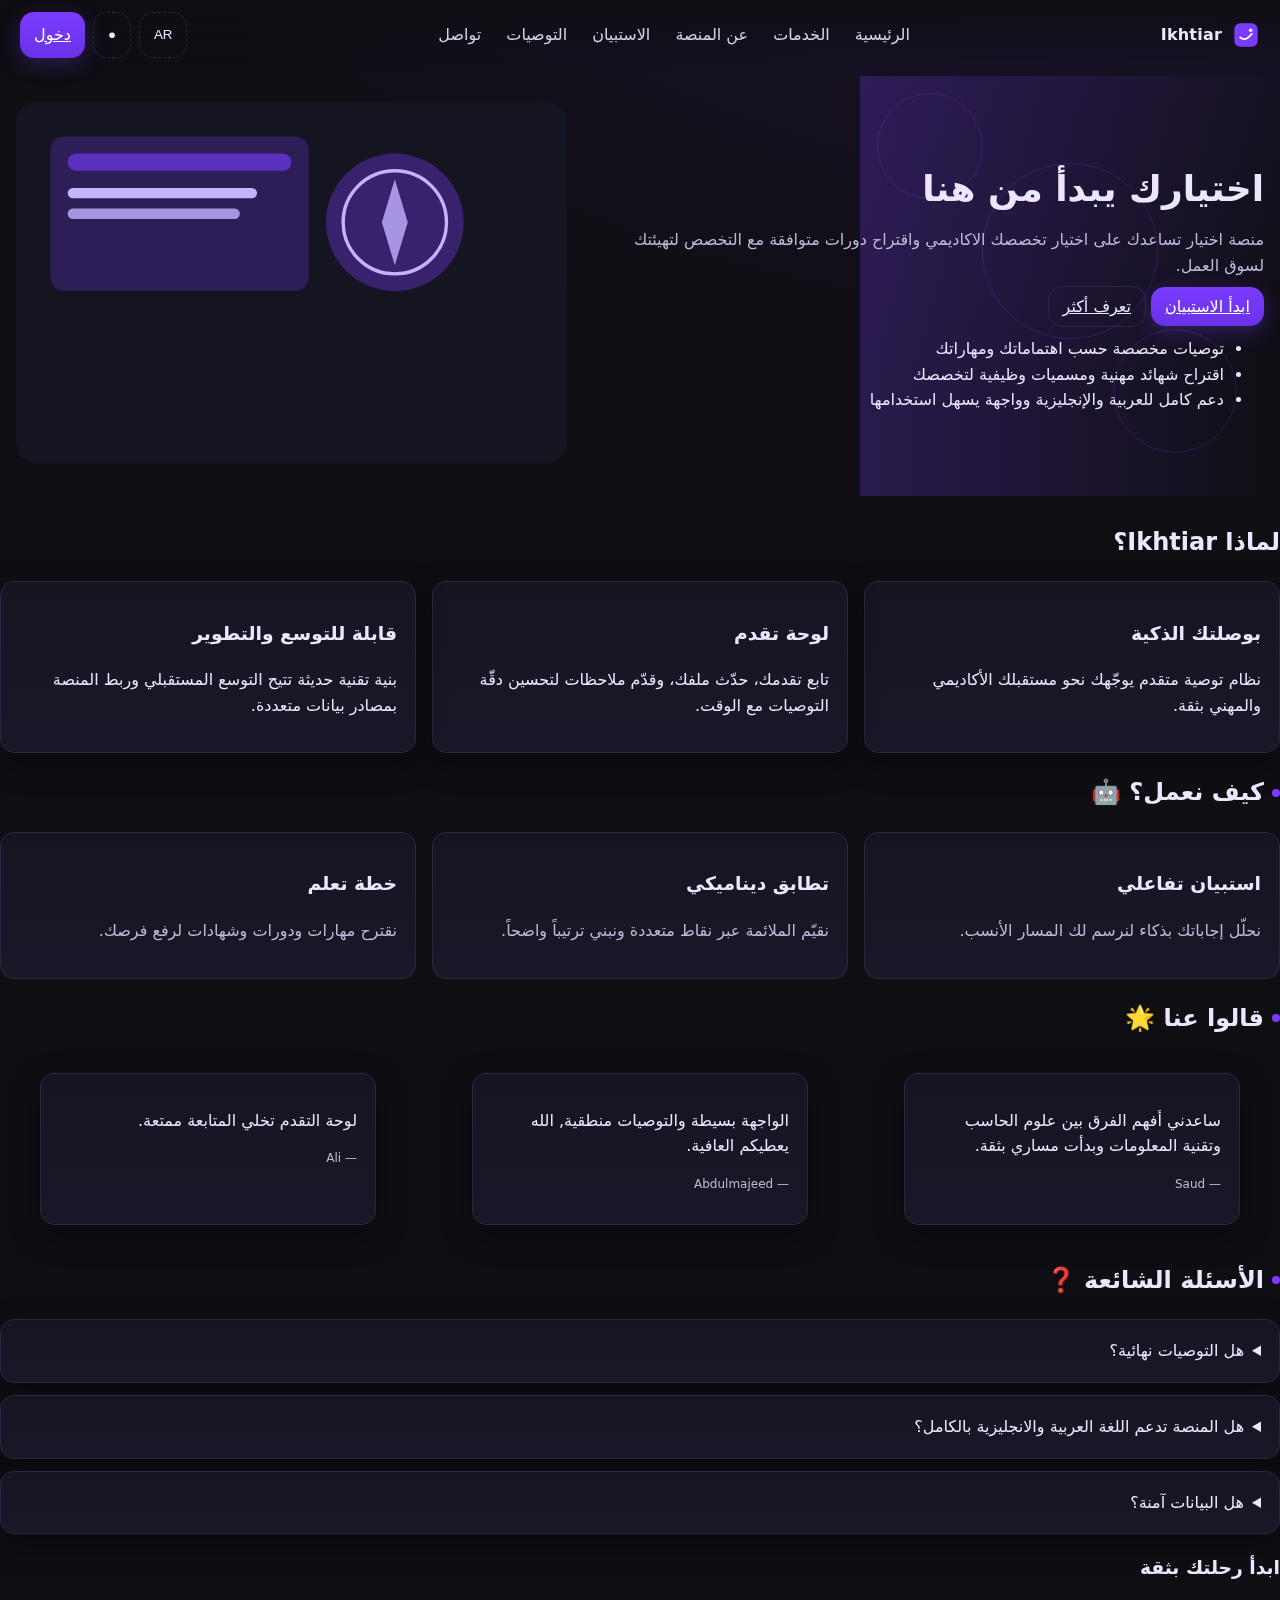
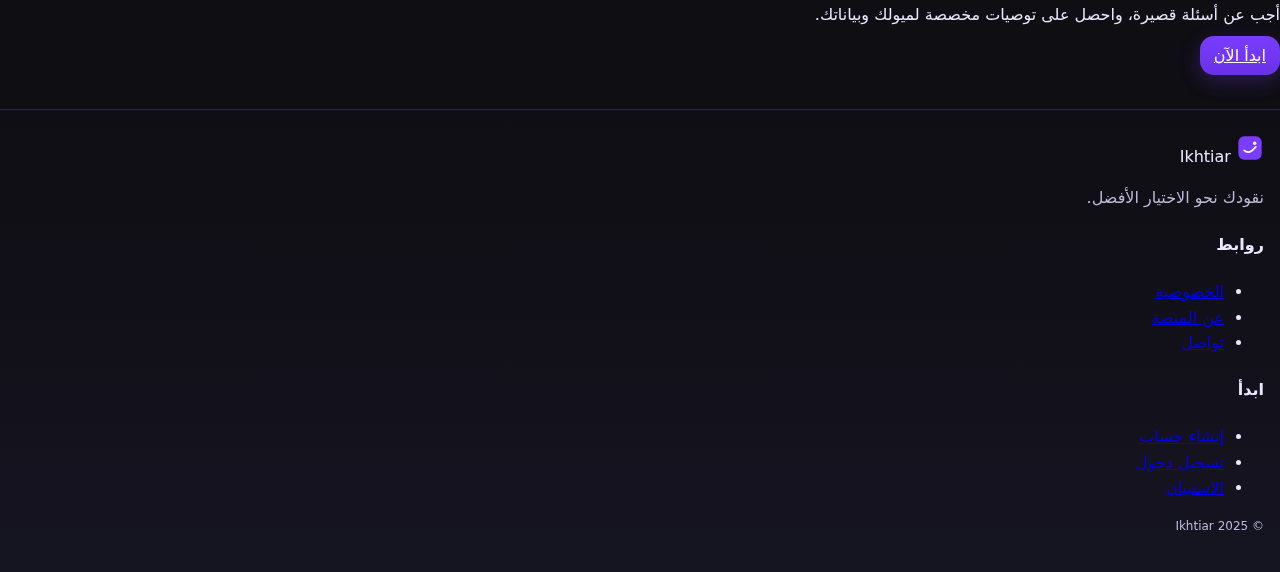
<file: index.html>
<!doctype html>
<html lang="ar" dir="rtl">
<head>
  <meta charset="utf-8" />
  <meta name="viewport" content="width=device-width,initial-scale=1" />
  <title>Ikhtiar | منصة توجيه التخصصات</title>
  <meta name="description" content="منصة اختيار لتوصية التخصصات والمسارات التعليمية مع رؤى سوق العمل.">
  <meta name="color-scheme" content="dark light">
  <link rel="preload" href="assets/css/theme.css" as="style" />
  <link rel="stylesheet" href="assets/css/theme.css" />
  <link rel="stylesheet" href="assets/css/util.css" />
</head>
<body data-theme="dark">
  <!-- Header -->
  <header class="nav" aria-label="Primary">
    <a class="brand" href="index.html">
      <img src="assets/img/logo.svg" alt="Ikhtiar" class="logo">
      <span>Ikhtiar</span>
    </a>
    <nav class="nav-links" aria-label="Main">
      <a href="index.html" data-i18n="nav.home">الرئيسية</a>
      <a href="services.html" data-i18n="nav.services">الخدمات</a>
      <a href="about.html" data-i18n="nav.about">عن المنصة</a>
      <a href="survey.html" data-i18n="nav.survey">الاستبيان</a>
      <a href="recommendations.html" data-i18n="nav.recs">التوصيات</a>
      <a href="contact.html" data-i18n="nav.contact">تواصل</a>
    </nav>
    <div class="nav-actions">
      <button id="langToggle" class="btn ghost" aria-label="Toggle Language">AR</button>
      <button id="themeToggle" class="btn ghost" aria-label="Toggle Theme">●</button>
      <a class="btn primary" href="login.html" data-i18n="nav.login">دخول</a>
    </div>
  </header>

  <!-- Main -->
  <main>
    <!-- Hero -->
    <section class="hero">
      <div class="hero-text">
        <h1 data-i18n="hero.title">اختيارك يبدأ من هنا</h1>
        <p class="muted" data-i18n="hero.subtitle">
          منصة اختيار تساعدك على اختيار تخصصك الاكاديمي واقتراح دورات متوافقة مع التخصص لتهيئتك لسوق العمل.
        </p>
        <div class="hero-cta">
          <a class="btn primary" href="survey.html" data-i18n="hero.ctaStart">ابدأ الاستبيان</a>
          <a class="btn outline" href="about.html" data-i18n="hero.ctaLearn">تعرف أكثر</a>
        </div>
        <ul class="key-points">
          <li data-i18n="hero.p1">توصيات مخصصة حسب اهتماماتك ومهاراتك</li>
          <li data-i18n="hero.p2">اقتراح شهائد مهنية ومسميات وظيفية لتخصصك</li>
          <li data-i18n="hero.p3">دعم كامل للعربية والإنجليزية وواجهة يسهل استخدامها</li>
        </ul>
      </div>
      <div class="hero-art" role="img" aria-label="AI guidance illustration">
        <img src="assets/img/placeholder-illustration.svg" alt="">
      </div>
    </section>

    <!-- Features -->
    <section class="features">
      <h2 data-i18n="features.title">لماذا Ikhtiar؟</h2>
      <div class="grid-3">
        <article class="card">
          <h3 data-i18n="features.f1t">بوصلتك الذكية</h3>
          <p data-i18n="features.f1d">نظام توصية متقدم يوجّهك نحو مستقبلك الأكاديمي والمهني بثقة.</p>
        </article>
        <article class="card">
          <h3 data-i18n="features.f2t">لوحة تقدم</h3>
          <p data-i18n="features.f2d">تابع تقدمك، حدّث ملفك، وقدّم ملاحظات لتحسين دقّة التوصيات مع الوقت.</p>
        </article>
        <article class="card">
          <h3 data-i18n="features.f3t">قابلة للتوسع والتطوير</h3>
          <p data-i18n="features.f3d">بنية تقنية حديثة تتيح التوسع المستقبلي وربط المنصة بمصادر بيانات متعددة.</p>
        </article>
      </div>
    </section>

    <!-- How it works -->
    <section class="how fade-in">
      <h2 class="section-title"><span class="dot"></span><span data-i18n="how.title">كيف نعمل؟</span> <span aria-hidden="true">🤖</span></h2>
      <div class="grid-3">
        <article class="card soft">
          <h3 data-i18n="how.s1t">استبيان تفاعلي</h3>
          <p class="muted" data-i18n="how.s1d">نحلّل إجاباتك بذكاء لنرسم لك المسار الأنسب.</p>
        </article>
        <article class="card soft">
          <h3 data-i18n="how.s2t">تطابق ديناميكي</h3>
          <p class="muted" data-i18n="how.s2d">نقيّم الملائمة عبر نقاط متعددة ونبني ترتيباً واضحاً.</p>
        </article>
        <article class="card soft">
          <h3 data-i18n="how.s3t">خطة تعلم</h3>
          <p class="muted" data-i18n="how.s3d">نقترح مهارات ودورات وشهادات لرفع فرصك.</p>
        </article>
      </div>
    </section>

    <!-- Testimonials -->
    <section class="testimonials fade-in">
      <h2 class="section-title"><span class="dot"></span><span data-i18n="testi.title">قالوا عنا</span> <span aria-hidden="true">🌟</span></h2>
      <div class="grid-3">
        <blockquote class="card">
          <p data-i18n="testi.t1">ساعدني أفهم الفرق بين علوم الحاسب وتقنية المعلومات وبدأت مساري بثقة.</p>
          <p class="tiny muted">— Saud</p>
        </blockquote>
        <blockquote class="card">
          <p data-i18n="testi.t2">الواجهة بسيطة والتوصيات منطقية, يعطيكم العافية.</p>
          <p class="tiny muted">— Abdulmajeed</p>
        </blockquote>
        <blockquote class="card">
          <p data-i18n="testi.t3">لوحة التقدم تخلي المتابعة ممتعة.</p>
          <p class="tiny muted">— Ali</p>
        </blockquote>
      </div>
    </section>

    <!-- FAQ -->
    <section class="faq fade-in">
      <h2 class="section-title"><span class="dot"></span><span data-i18n="faq.title">الأسئلة الشائعة</span> <span aria-hidden="true">❓</span></h2>
      <div class="stack">
        <details class="card">
          <summary data-i18n="faq.q1">هل التوصيات نهائية؟</summary>
          <p class="muted" data-i18n="faq.a1">هي نقطة بداية قابلة للتخصيص حسب أهدافك وتقدمك.</p>
        </details>
        <details class="card">
          <summary data-i18n="faq.q2">هل يدعم اللغة العربية والانجليزية بالكامل؟</summary>
          <p class="muted" data-i18n="faq.a2">نعم، يدعم RTL وواجهة ثنائية اللغة مع تبديل فوري.</p>
        </details>
        <details class="card">
          <summary data-i18n="faq.q3">هل البيانات آمنة؟</summary>
          <p class="muted" data-i18n="faq.a3">نلتزم بتخزين آمن وتشفير عند الربط الخلفي.</p>
        </details>
      </div>
    </section>

    <!-- CTA band -->
    <section class="cta-band">
      <div class="cta-content">
        <h3 data-i18n="ctaBand.title">ابدأ رحلتك بثقة</h3>
        <p data-i18n="ctaBand.text">أجب عن أسئلة قصيرة، واحصل على توصيات مخصصة لميولك وبياناتك.</p>
      </div>
      <a class="btn primary" href="survey.html" data-i18n="ctaBand.cta">ابدأ الآن</a>
    </section>
  </main>

  <!-- Footer -->
  <footer class="footer">
    <div class="footer-grid">
      <div>
        <div class="brand small">
          <img src="assets/img/logo.svg" alt="Ikhtiar" class="logo">
          <span>Ikhtiar</span>
        </div>
        <p class="muted" data-i18n="footer.tag">نقودك نحو الاختيار الأفضل.</p>
      </div>
      <div>
        <h4 data-i18n="footer.links">روابط</h4>
        <ul>
          <li><a href="privacy.html" data-i18n="footer.privacy">الخصوصية</a></li>
          <li><a href="about.html" data-i18n="footer.about">عن المنصة</a></li>
          <li><a href="contact.html" data-i18n="footer.contact">تواصل</a></li>
        </ul>
      </div>
      <div>
        <h4 data-i18n="footer.start">ابدأ</h4>
        <ul>
          <li><a href="register.html" data-i18n="footer.register">إنشاء حساب</a></li>
          <li><a href="login.html" data-i18n="footer.login">تسجيل دخول</a></li>
          <li><a href="survey.html" data-i18n="footer.survey">الاستبيان</a></li>
        </ul>
      </div>
    </div>
    <p class="tiny muted">© 2025 Ikhtiar</p>
  </footer>

  <script src="assets/js/i18n.js"></script>
  <script src="assets/js/app.js"></script>
</body>
</html>
</file>
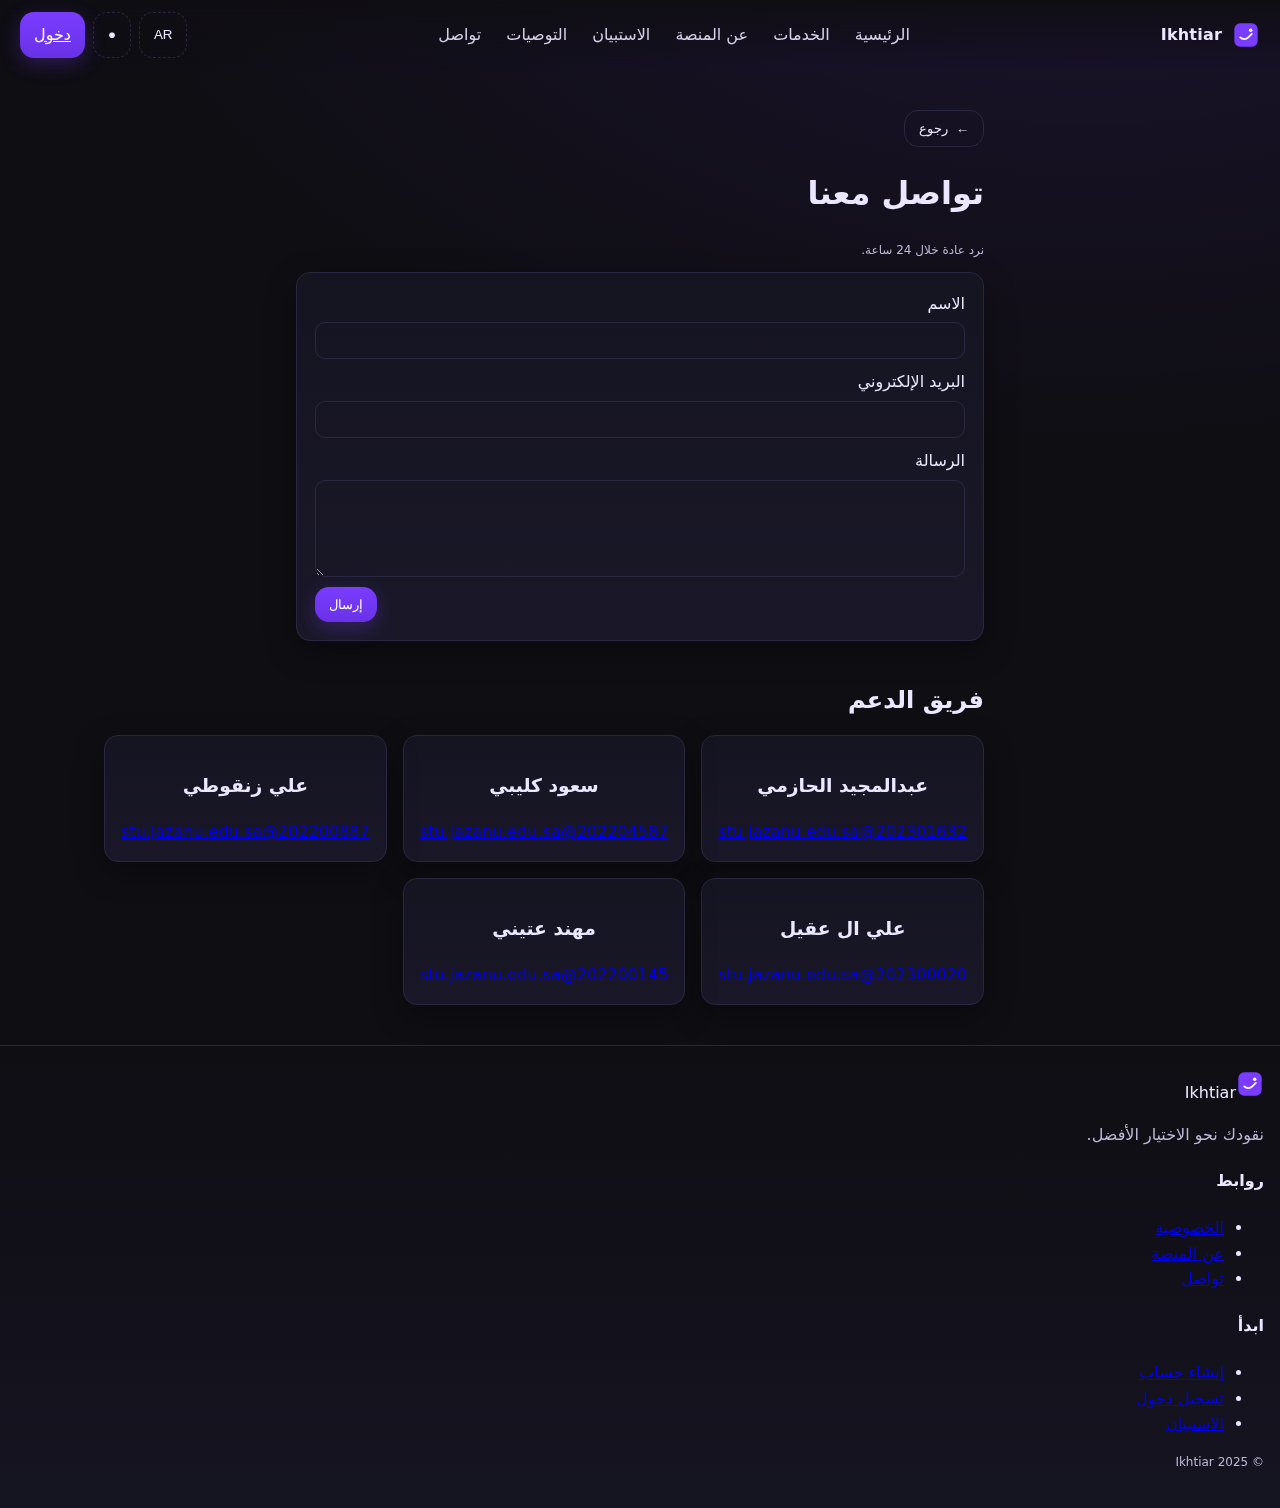
<file: contact.html>
<!doctype html>
<html lang="ar" dir="rtl">
<head>
  <meta charset="utf-8" />
  <meta name="viewport" content="width=device-width,initial-scale=1" />
  <title>تواصل معنا</title>
  <link rel="stylesheet" href="assets/css/theme.css" />
  <link rel="stylesheet" href="assets/css/util.css" />
</head>
<body data-theme="dark">
  <div data-include="partials/nav"></div>

  <main class="container narrow" role="main">
    <nav class="subnav" aria-label="Secondary">
      <button class="btn outline icon" id="backBtn" type="button" aria-label="Back">
        ← <span data-i18n="ui.back">رجوع</span>
      </button>
    </nav>

    <header>
      <h1 data-i18n="contact.title">تواصل معنا</h1>
      <p class="muted tiny" data-i18n="contact.helper">نرد عادة خلال 24 ساعة.</p>
    </header>

    <form id="contactForm" class="form card" novalidate>
      <label>
        <span data-i18n="contact.name">الاسم</span>
        <input type="text" name="name" required autocomplete="name" />
      </label>
      <label>
        <span data-i18n="contact.email">البريد الإلكتروني</span>
        <input type="email" name="email" required autocomplete="email" />
      </label>
      <label>
        <span data-i18n="contact.msg">الرسالة</span>
        <textarea name="message" rows="5" required></textarea>
      </label>
      <div class="form-actions" style="display:flex;gap:10px;justify-content:flex-end">
        <button class="btn primary" type="submit" data-i18n="contact.send">إرسال</button>
      </div>
      <p id="contactErr" class="tiny" style="color:var(--err);display:none"></p>
      <p id="contactOk" class="tiny" style="color:var(--ok);display:none"></p>
    </form>
  </main>

  <!-- بيانات التواصل - بطاقات الفريق -->
<section class="container narrow" style="margin-top:24px">
  <h2 data-i18n="contact.team" style="margin-bottom:16px;">فريق الدعم</h2>
  <div class="grid-3" style="gap:16px;">
    <div class="card" style="padding:16px; text-align:center;">
      <h3 data-i18n="contact.member1"></h3>
      <a href="mailto:202301632@stu.jazanu.edu.sa">202301632@stu.jazanu.edu.sa</a>
    </div>
    <div class="card" style="padding:16px; text-align:center;">
      <h3 data-i18n="contact.member2"></h3>
      <a href="mailto:202204587@stu.jazanu.edu.sa">202204587@stu.jazanu.edu.sa</a>
    </div>
    <div class="card" style="padding:16px; text-align:center;">
      <h3 data-i18n="contact.member3"></h3>
      <a href="mailto:202200887@stu.jazanu.edu.sa">202200887@stu.jazanu.edu.sa</a>
    </div>
    <div class="card" style="padding:16px; text-align:center;">
      <h3 data-i18n="contact.member4"></h3>
      <a href="mailto:202300020@stu.jazanu.edu.sa">202300020@stu.jazanu.edu.sa</a>
    </div>
    <div class="card" style="padding:16px; text-align:center;">
      <h3 data-i18n="contact.member5"></h3>
      <a href="mailto:202200145@stu.jazanu.edu.sa">202200145@stu.jazanu.edu.sa</a>
    </div>
  </div>
</section>



  <div data-include="partials/footer"></div>

  <script src="assets/js/i18n.js"></script>
  <script src="assets/js/app.js"></script>
  <script>
    // مبدّل رسائل بسيط للاتصال (اختياري)
    (function(){
      const form = document.getElementById('contactForm');
      const err = document.getElementById('contactErr');
      const ok = document.getElementById('contactOk');
      form && form.addEventListener('submit', (e)=>{
        e.preventDefault();
        err.style.display='none'; ok.style.display='none';
        const fd = new FormData(form);
        const name = (fd.get('name')||'').trim();
        const email = (fd.get('email')||'').trim();
        const msg = (fd.get('message')||'').trim();
        if(!name || !email || !msg){
          err.textContent='الرجاء تعبئة جميع الحقول.';
          err.style.display='block';
          window.Toast && Toast.show('أكمل الحقول المطلوبة ❗','error',2000);
          return;
        }
        ok.textContent='تم استلام رسالتك، بنتواصل معك قريباً.';
        ok.style.display='block';
        window.Toast && Toast.show('تم إرسال الرسالة ✉️','success',2000);
        form.reset();
      });
    })();
  </script>
</body>
</html>
</file>
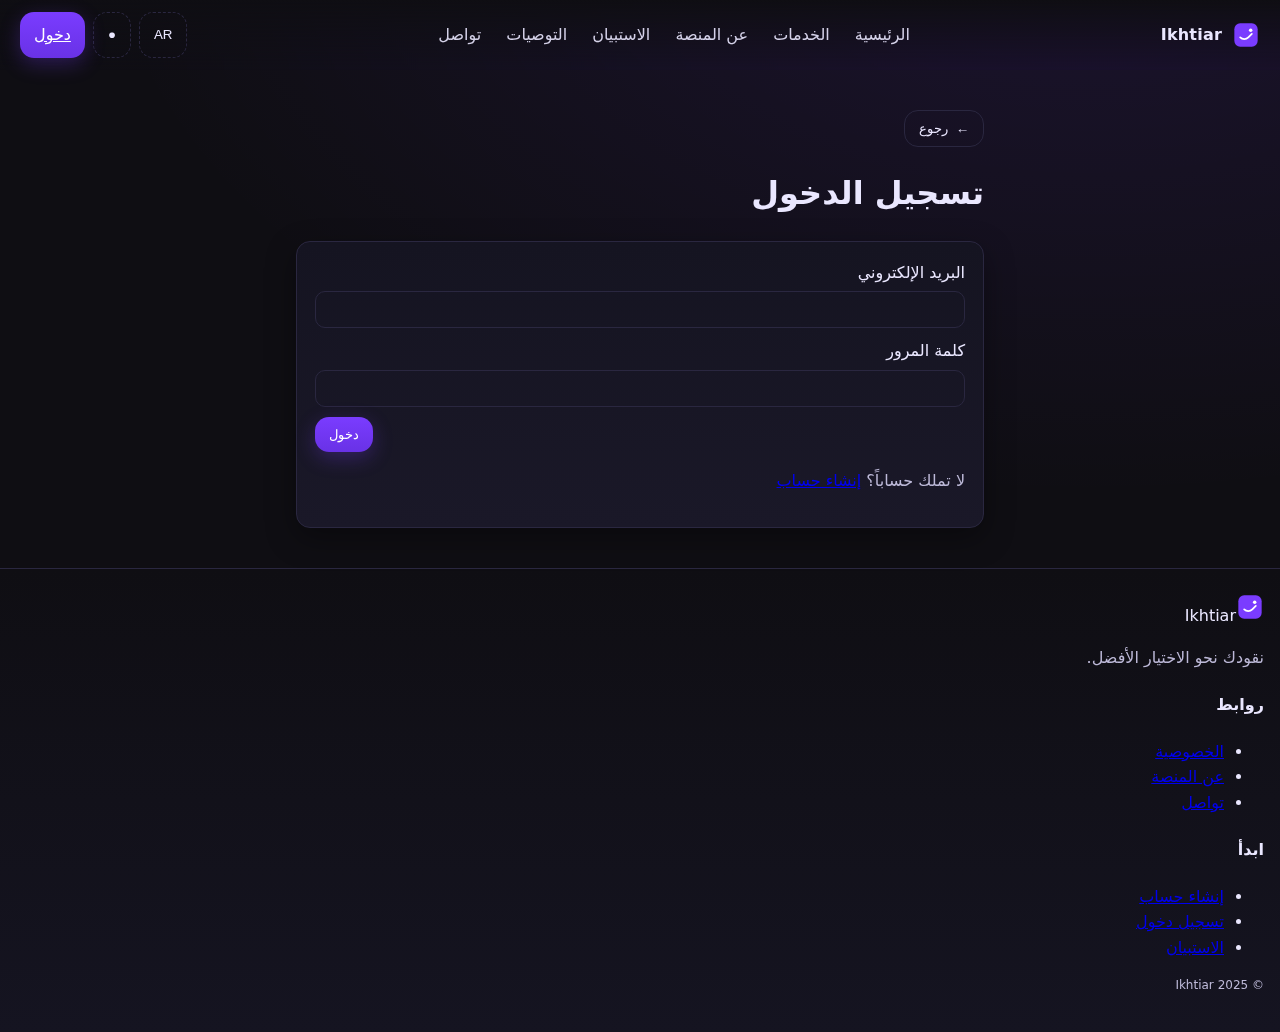
<file: login.html>
<!doctype html>
<html lang="ar" dir="rtl">
<head>
  <meta charset="utf-8" />
  <meta name="viewport" content="width=device-width,initial-scale=1" />
  <title>تسجيل الدخول</title>
  <link rel="stylesheet" href="assets/css/theme.css" />
  <link rel="stylesheet" href="assets/css/util.css" />
</head>
<body data-theme="dark">
  <!-- Nav (partial) -->
  <div data-include="partials/nav"></div>

  <main class="container narrow" role="main">
    <!-- Back button -->
    <nav class="subnav" aria-label="Secondary">
      <button class="btn outline icon" id="backBtn" type="button" aria-label="Back">
        ← <span data-i18n="ui.back">رجوع</span>
      </button>
    </nav>

    <h1 data-i18n="auth.loginTitle">تسجيل الدخول</h1>

    <form id="loginForm" class="form card" novalidate>
      <label>
        <span data-i18n="auth.email">البريد الإلكتروني</span>
        <input type="email" name="email" required autocomplete="username" />
      </label>
      <label>
        <span data-i18n="auth.password">كلمة المرور</span>
        <input type="password" name="password" required autocomplete="current-password" />
      </label>

      <div class="form-actions" style="display:flex;gap:10px;justify-content:flex-end">
        <button class="btn primary" type="submit" data-i18n="auth.login">دخول</button>
      </div>

      <p id="loginErr" class="tiny" style="color:var(--err);display:none"></p>
      <p class="muted">
        <span data-i18n="auth.noAccount">لا تملك حساباً؟</span>
        <a href="register.html" data-i18n="auth.registerLink">إنشاء حساب</a>
      </p>
    </form>
  </main>

  <!-- Footer (partial) -->
  <div data-include="partials/footer"></div>

  <script src="assets/js/i18n.js"></script>
  <script src="assets/js/auth.js"></script>
  <script src="assets/js/app.js"></script>
  <script>
    // Inline hook to display inline errors if Auth.login fails
    (function(){
      const form = document.getElementById('loginForm');
      const err = document.getElementById('loginErr');
      form && form.addEventListener('submit', async (e)=>{
        err.style.display='none';
        // app.js handler will preventDefault and manage the Auth & Toast.
        // This inline hook only shows persistent error text if needed.
        setTimeout(()=>{
          // If auth failed, app.js sets inline error; this is a safeguard.
          if(localStorage.getItem('ikhtiar_token')) return;
          if(err && !err.textContent){
            err.textContent='تعذر تسجيل الدخول، تأكد من البريد وكلمة المرور.';
            err.style.display='block';
          }
        }, 800);
      });
    })();
  </script>
</body>
</html>
</file>
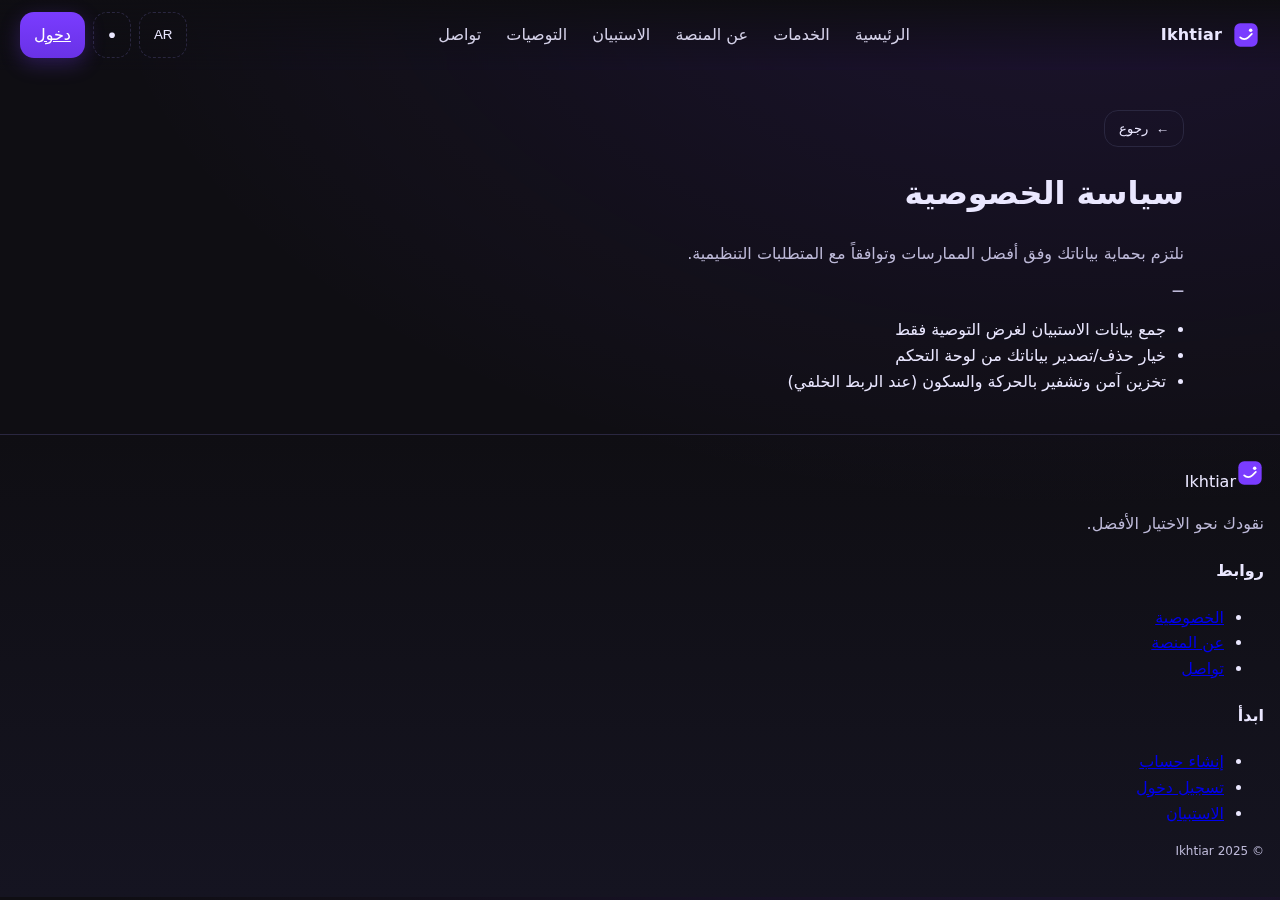
<file: privacy.html>
<!doctype html>
<html lang="ar" dir="rtl">
<head>
  <meta charset="utf-8" />
  <meta name="viewport" content="width=device-width,initial-scale=1" />
  <title>سياسة الخصوصية</title>
  <link rel="stylesheet" href="assets/css/theme.css" />
  <link rel="stylesheet" href="assets/css/util.css" />
</head>
<body data-theme="dark">
  <!-- Nav (partial injected by app.js) -->
  <div data-include="partials/nav"></div>

  <main class="container" role="main">
    <!-- Back button -->
    <nav class="subnav" aria-label="Secondary">
      <button class="btn outline icon" id="backBtn" type="button" aria-label="Back">
        ← <span data-i18n="ui.back">رجوع</span>
      </button>
    </nav>

    <header>
      <h1 data-i18n="privacy.title">سياسة الخصوصية</h1>
      <p class="muted" data-i18n="privacy.1">نلتزم بحماية بياناتك وفق أفضل الممارسات وتوافقاً مع المتطلبات التنظيمية.</p>
    </header>

    <section aria-labelledby="policy-points">
      <h2 id="policy-points" class="tiny muted" style="margin-top:0.5rem">—</h2>
      <ul class="bullet">
        <li data-i18n="privacy.p1">جمع بيانات الاستبيان لغرض التوصية فقط</li>
        <li data-i18n="privacy.p2">خيار حذف/تصدير بياناتك من لوحة التحكم</li>
        <li data-i18n="privacy.p3">تخزين آمن وتشفير بالحركة والسكون (عند الربط الخلفي)</li>
      </ul>
    </section>
  </main>

  <!-- Footer (partial) -->
  <div data-include="partials/footer"></div>

  <script src="assets/js/i18n.js"></script>
  <script src="assets/js/app.js"></script>
</body>
</html>
</file>
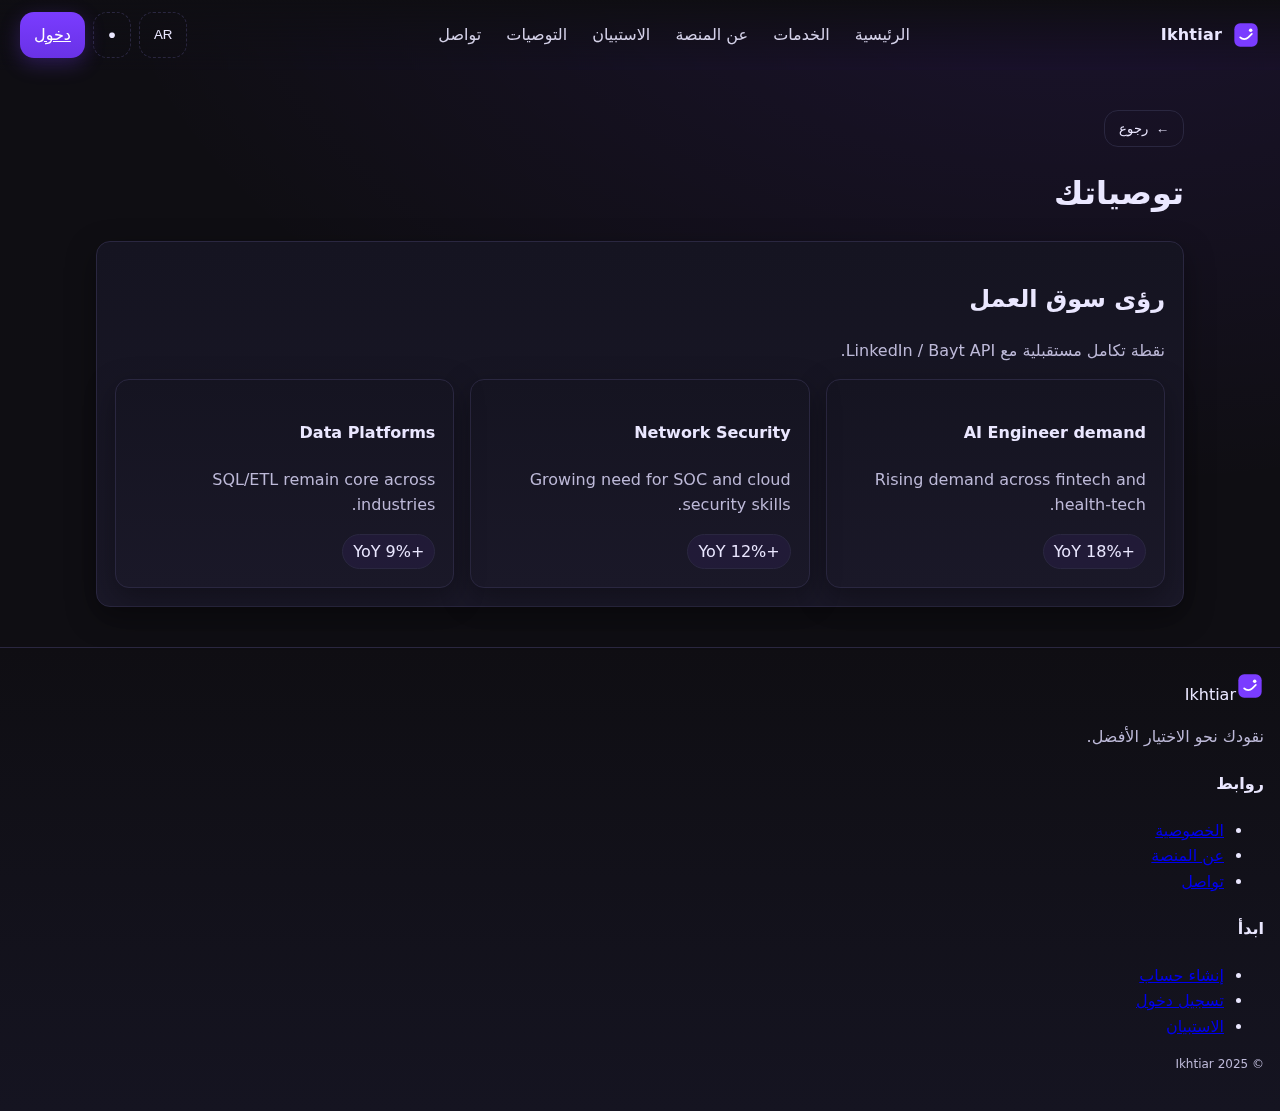
<file: recommendations.html>
<!doctype html>
<html lang="ar" dir="rtl">
<head>
  <meta charset="utf-8" />
  <meta name="viewport" content="width=device-width,initial-scale=1" />
  <title>التوصيات</title>
  <link rel="stylesheet" href="assets/css/theme.css" />
  <link rel="stylesheet" href="assets/css/util.css" />
</head>
<body data-theme="dark">
  <!-- Nav (partial) -->
  <div data-include="partials/nav"></div>

  <main class="container" role="main">
    <!-- Back button -->
    <nav class="subnav" aria-label="Secondary">
      <button class="btn outline icon" id="backBtn" type="button" aria-label="Back">
        ← <span data-i18n="ui.back">رجوع</span>
      </button>
    </nav>

    <h1 data-i18n="recs.title">توصياتك</h1>

    <!-- Recommendations list (filled by app.js) -->
    <div id="recsList" class="stack" aria-live="polite">
      <!-- Optional skeleton placeholders -->
      <div class="skeleton" style="height:96px"></div>
      <div class="skeleton" style="height:96px"></div>
    </div>

    <section class="card">
      <h2 data-i18n="recs.market">رؤى سوق العمل</h2>
      <p class="muted" data-i18n="recs.marketNote">نقطة تكامل مستقبلية مع LinkedIn / Bayt API.</p>
      <div id="marketInsights" class="grid-3" aria-live="polite"></div>
    </section>
  </main>

  <!-- Footer (partial) -->
  <div data-include="partials/footer"></div>

  <script src="assets/js/i18n.js"></script>
  <script src="assets/js/dataService.js"></script>
  <script src="assets/js/app.js"></script>
</body>
</html>
</file>
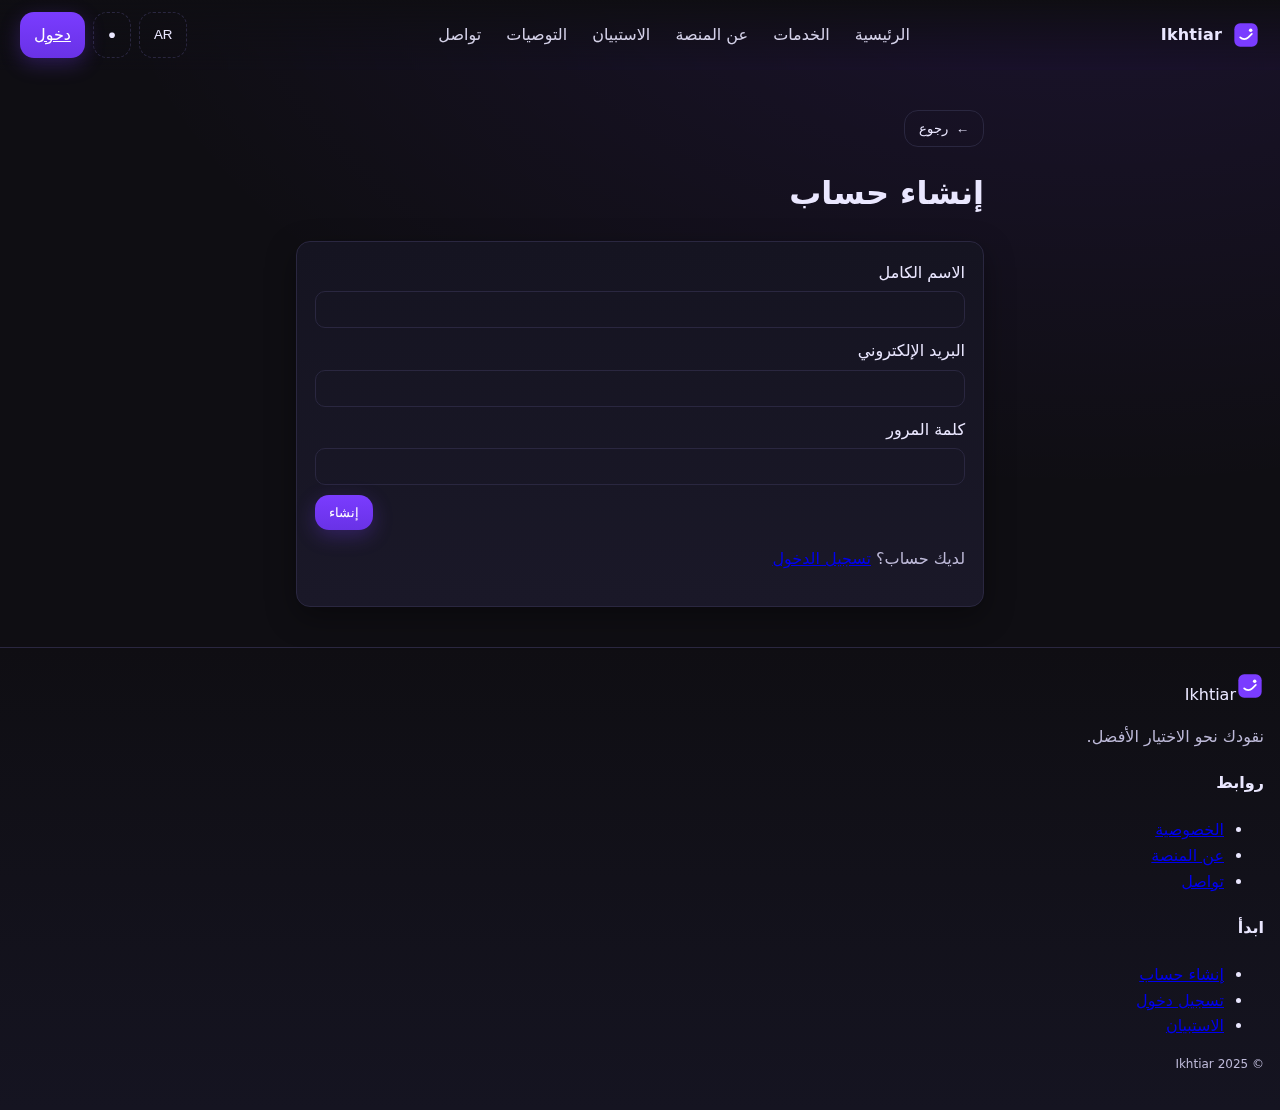
<file: register.html>
<!doctype html>
<html lang="ar" dir="rtl">
<head>
  <meta charset="utf-8" />
  <meta name="viewport" content="width=device-width,initial-scale=1" />
  <title>إنشاء حساب</title>
  <link rel="stylesheet" href="assets/css/theme.css" />
  <link rel="stylesheet" href="assets/css/util.css" />
</head>
<body data-theme="dark">
  <!-- Nav (partial) -->
  <div data-include="partials/nav"></div>

  <main class="container narrow" role="main">
    <!-- Back button -->
    <nav class="subnav" aria-label="Secondary">
      <button class="btn outline icon" id="backBtn" type="button" aria-label="Back">
        ← <span data-i18n="ui.back">رجوع</span>
      </button>
    </nav>

    <h1 data-i18n="auth.registerTitle">إنشاء حساب</h1>

    <form id="registerForm" class="form card" novalidate>
      <label>
        <span data-i18n="auth.name">الاسم الكامل</span>
        <input type="text" name="name" required autocomplete="name" />
      </label>
      <label>
        <span data-i18n="auth.email">البريد الإلكتروني</span>
        <input type="email" name="email" required autocomplete="username" />
      </label>
      <label>
        <span data-i18n="auth.password">كلمة المرور</span>
        <input type="password" name="password" required autocomplete="new-password" minlength="6" />
      </label>

      <div class="form-actions" style="display:flex;gap:10px;justify-content:flex-end">
        <button class="btn primary" type="submit" data-i18n="auth.create">إنشاء</button>
      </div>

      <p id="registerErr" class="tiny" style="color:var(--err);display:none"></p>
      <p class="muted">
        <span data-i18n="auth.haveAccount">لديك حساب؟</span>
        <a href="login.html" data-i18n="auth.loginLink">تسجيل الدخول</a>
      </p>
    </form>
  </main>

  <!-- Footer (partial) -->
  <div data-include="partials/footer"></div>

  <script src="assets/js/i18n.js"></script>
  <script src="assets/js/auth.js"></script>
  <script src="assets/js/app.js"></script>
  <script>
    // Inline validation helper for clearer feedback in demo
    (function(){
      const form = document.getElementById('registerForm');
      const err = document.getElementById('registerErr');
      form && form.addEventListener('submit', (e)=>{
        err.style.display='none';
        const f=new FormData(form);
        const pw=(f.get('password')||'');
        if(pw && pw.length<6){
          e.preventDefault();
          err.textContent='الحد الأدنى لطول كلمة المرور 6 أحرف.';
          err.style.display='block';
          window.Toast && Toast.show('كلمة المرور قصيرة 🔒', 'error', 2000);
        }
      });
    })();
  </script>
</body>
</html>
</file>
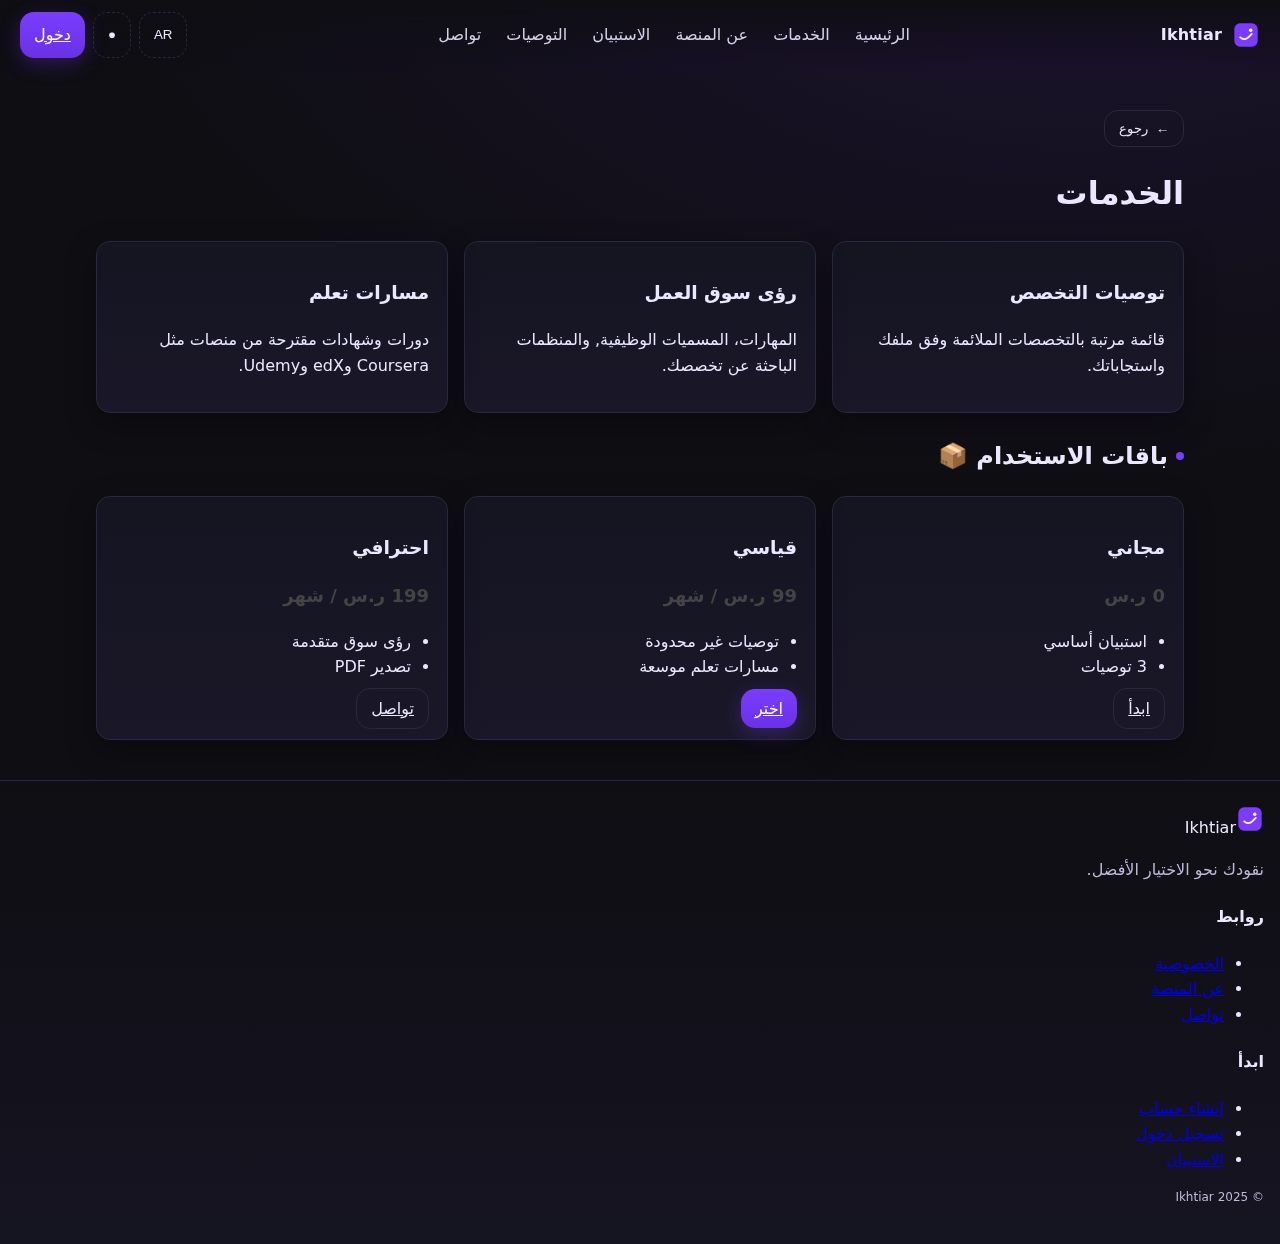
<file: services.html>
<!doctype html>
<html lang="ar" dir="rtl">
<head>
  <meta charset="utf-8" />
  <meta name="viewport" content="width=device-width,initial-scale=1" />
  <title>الخدمات</title>
  <link rel="stylesheet" href="assets/css/theme.css" />
  <link rel="stylesheet" href="assets/css/util.css" />
</head>
<body data-theme="dark">
  <!-- Nav (partial) -->
  <div data-include="partials/nav"></div>

  <main class="container" role="main">
    <!-- Back button -->
    <nav class="subnav" aria-label="Secondary">
      <button class="btn outline icon" id="backBtn" type="button" aria-label="Back">
        ← <span data-i18n="ui.back">رجوع</span>
      </button>
    </nav>

    <h1 data-i18n="services.title">الخدمات</h1>

    <div class="grid-3">
      <article class="card">
        <h3 data-i18n="services.s1t">توصيات التخصص</h3>
        <p data-i18n="services.s1d">قائمة مرتبة بالتخصصات الملائمة وفق ملفك واستجاباتك.</p>
      </article>
      <article class="card">
        <h3 data-i18n="services.s2t">رؤى سوق العمل</h3>
        <p data-i18n="services.s2d"> المهارات، المسميات الوظيفية, والمنظمات الباحثة عن تخصصك.</p>
      </article>
      <article class="card">
        <h3 data-i18n="services.s3t">مسارات تعلم</h3>
        <p data-i18n="services.s3d">دورات وشهادات مقترحة من منصات مثل Coursera وedX وUdemy.</p>
      </article>
    </div>

    <!-- Plans -->
    <section class="fade-in" style="margin-top:24px">
      <h2 class="section-title">
        <span class="dot"></span><span data-i18n="plans.title"></span> <span aria-hidden="true">📦</span>
      </h2>
      <div class="grid-3">
        <article class="card">
          <h3 data-i18n="plans.free"></h3>
          <p style="font-weight:bold; font-size:18px; color:#444;" data-i18n="plans.free_price"></p>
          <ul class="bullet">
            <li data-i18n="plans.f1"></li>
            <li data-i18n="plans.f2"></li>
          </ul>
          <a class="btn outline" href="register.html" data-i18n="plans.start"></a>
        </article>

        <article class="card">
          <h3 data-i18n="plans.std"></h3>
          <p style="font-weight:bold; font-size:18px; color:#444;" data-i18n="plans.std_price"></p>
          <ul class="bullet">
            <li data-i18n="plans.s1"></li>
            <li data-i18n="plans.s2"></li>
          </ul>
          <a class="btn primary" href="register.html" data-i18n="plans.choose"></a>
        </article>

        <article class="card">
          <h3 data-i18n="plans.pro"></h3>
          <p style="font-weight:bold; font-size:18px; color:#444;" data-i18n="plans.pro_price"></p>
          <ul class="bullet">
            <li data-i18n="plans.p1"></li>
            <li data-i18n="plans.p2"></li>
          </ul>
          <a class="btn outline" href="register.html" data-i18n="plans.contact"></a>
        </article>
      </div>
    </section>
  </main>

  <!-- Footer (partial) -->
  <div data-include="partials/footer"></div>

  <!-- Scripts order -->
  <script src="assets/js/i18n.js"></script>
  <script src="assets/js/app.js"></script>
</body>
</html>
</file>
<file: assets/css/theme.css>
:root{
  --bg:#0f0e13; --surface:#151421; --surface-2:#1a1828; --text:#eae7ff; --muted:#bdb9d8;
  --brand:#7a3cff; --brand-600:#6932e6; --brand-700:#5a2acc; --brand-200:#c4b3ff; --accent:#9b8cff;
  --ok:#1ec28b; --warn:#f0b429; --err:#ff5a7a; --border:#2a2740; --white:#ffffff; --black:#000000;
  --radius:14px; --shadow:0 10px 30px rgba(0,0,0,.35);
}
[data-theme="light"]{
  --bg:#f7f6fb; --surface:#ffffff; --surface-2:#f4f2ff; --text:#1a1633; --muted:#5a5670;
  --brand:#6a35ef; --brand-600:#592ccc; --brand-700:#4a22ad; --brand-200:#bfb0ff; --accent:#8b79f0; --border:#e7e3ff;
}
*{box-sizing:border-box}
html,body{margin:0;padding:0;font-family:Inter,system-ui,-apple-system,Segoe UI,Roboto,"Noto Sans Arabic",Arial}
body{background:radial-gradient(1000px 600px at 85% -10%, rgba(122,60,255,.12), transparent), var(--bg);color:var(--text);line-height:1.6}

/* Nav */
.nav{position:sticky;top:0;z-index:50;display:flex;align-items:center;justify-content:space-between;padding:12px 20px;background:linear-gradient(180deg,var(--bg),transparent);backdrop-filter:saturate(1.2) blur(6px)}
.nav .brand{display:flex;align-items:center;gap:10px;color:var(--text);text-decoration:none;font-weight:800;letter-spacing:.2px}
.logo{width:28px;height:28px}
.nav-links a{color:var(--text);text-decoration:none;margin:0 10px;opacity:.9;position:relative}
.nav-links a:hover::after{content:'';position:absolute;left:0;right:0;bottom:-6px;height:2px;background:var(--brand);border-radius:2px}
.nav-actions{display:flex;gap:8px}

/* Buttons */
.btn{border:none;border-radius:var(--radius);padding:10px 14px;cursor:pointer;transition:transform .05s ease,background .2s,box-shadow .2s}
.btn:active{transform:scale(.98)}
.btn.primary{background:linear-gradient(180deg,var(--brand),var(--brand-600));color:var(--white);box-shadow:0 6px 20px rgba(122,60,255,.28)}
.btn.primary:hover{background:linear-gradient(180deg,var(--brand-600),var(--brand-700))}
.btn.outline{background:transparent;border:1px solid var(--border);color:var(--text)}
.btn.ghost{background:transparent;color:var(--text);border:1px dashed var(--border)}
.btn.icon{display:inline-flex;align-items:center;gap:8px}

/* Layout */
.container{max-width:1120px;margin:40px auto;padding:0 16px}
.container.narrow{max-width:720px}
.grid-4{display:grid;grid-template-columns:repeat(4,1fr);gap:16px}
.grid-3{display:grid;grid-template-columns:repeat(3,1fr);gap:16px}
.grid-2{display:grid;grid-template-columns:repeat(2,1fr);gap:16px}
.stack{display:flex;flex-direction:column;gap:12px}
.card{background:linear-gradient(180deg,var(--surface),var(--surface-2));border:1px solid var(--border);border-radius:var(--radius);padding:18px;box-shadow:var(--shadow)}
.card.soft{box-shadow:none}
.badge{display:inline-block;border-radius:999px;padding:4px 10px;border:1px solid var(--border);color:var(--text);background:rgba(122,60,255,.08)}
.kbd{border:1px solid var(--border);border-radius:8px;padding:2px 6px;background:rgba(255,255,255,.03)}

/* Hero */
.hero{display:grid;grid-template-columns:1.1fr .9fr;gap:24px;align-items:center;padding:32px 16px;background:url("../img/hero-pattern.svg") no-repeat right/420px}
.hero h1{font-size:36px;margin:0 0 10px}
.hero .muted{margin:0 0 16px}
.key-points{margin:16px 0 0;padding-left:18px}
.hero-art img{width:100%;filter:var(--shadow)}

/* Sections decorators */
.section-title{display:flex;align-items:center;gap:8px}
.section-title .dot{width:8px;height:8px;border-radius:50%;background:var(--brand)}
.hr{height:1px;background:linear-gradient(90deg,transparent,var(--border),transparent);margin:18px 0}

/* Footer */
.footer{margin-top:40px;padding:24px 16px;border-top:1px solid var(--border);background:linear-gradient(0deg,var(--surface),transparent)}

/* Forms */
.form label{display:flex;flex-direction:column;gap:6px;margin-bottom:10px}
input,select,textarea{border:1px solid var(--border);background:transparent;color:var(--text);border-radius:10px;padding:10px}
input:focus,select:focus,textarea:focus{outline:2px solid var(--brand-200);border-color:var(--brand)}
.progress{height:8px;border-radius:999px;background:rgba(255,255,255,.05);overflow:hidden;border:1px solid var(--border)}
.progress > span{display:block;height:100%;background:linear-gradient(90deg,var(--brand-200),var(--brand));width:0}

/* Animations */
.fade-in{animation:fade .6s ease both}
@keyframes fade{from{opacity:0;transform:translateY(6px)}to{opacity:1;transform:none}}
.skeleton{border-radius:10px;background:linear-gradient(90deg,rgba(255,255,255,.06),rgba(255,255,255,.02),rgba(255,255,255,.06));background-size:200% 100%;animation:shimmer 1.2s infinite}
@keyframes shimmer{0%{background-position:200% 0}100%{background-position:-200% 0}}

/* Responsive */
@media (max-width:900px){
  .grid-4,.grid-3{grid-template-columns:1fr}
  .grid-2{grid-template-columns:1fr}
  .hero{grid-template-columns:1fr}
}
</file>
<file: assets/css/util.css>
.hidden{display:none!important}
.center{text-align:center}
.muted{color:var(--muted)}
.tiny{font-size:12px}

/* Bulleted lists with logical padding for RTL/LTR */
.bullet{padding-inline-start:18px}

/* Pills and badges helpers */
.pill{
  display:inline-block;
  padding:6px 10px;
  border-radius:999px;
  background:rgba(122,60,255,.1);
  border:1px solid var(--border);
  color:var(--text);
}
@media (hover:hover){
  .pill:hover{background:rgba(122,60,255,.16)}
}
/* Better contrast in light theme */
[data-theme="light"] .pill{background:rgba(106,53,239,.08)}

/* Accessibility utility */
.visually-hidden{
  position:absolute!important;
  width:1px!important; height:1px!important;
  padding:0!important; margin:-1px!important; overflow:hidden!important;
  clip:rect(0,0,0,0)!important; white-space:nowrap!important; border:0!important;
}
</file>
